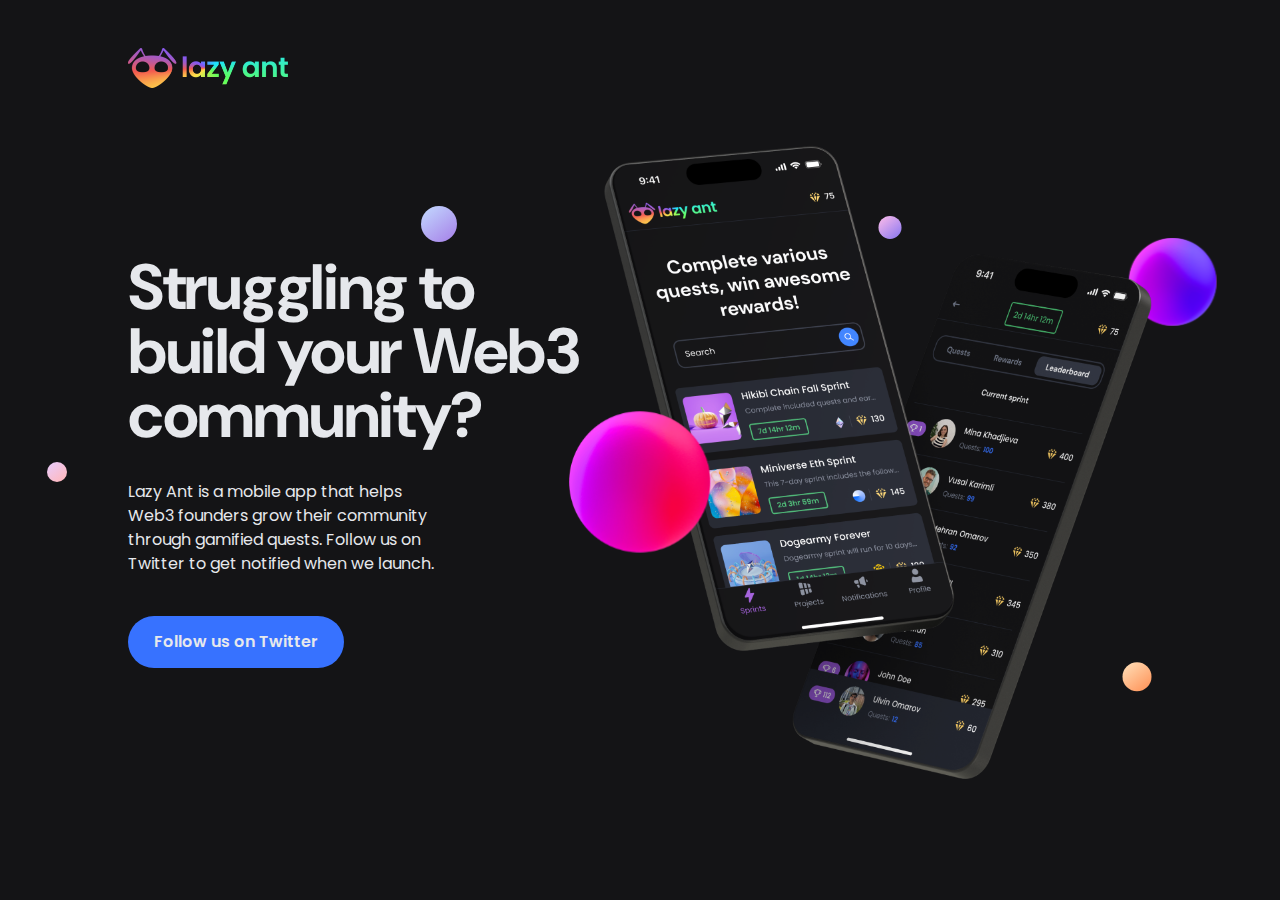
<file: coming-soon.html>
<!DOCTYPE html>
<html lang="en">
<head>
    <meta charset="UTF-8">
    <meta http-equiv="X-UA-Compatible" content="IE=edge">
    <meta name="viewport" content="width=device-width, initial-scale=1.0">
    <link rel="icon" type="image/x-icon" href="./assets/img/favicon.ico">
    <link rel="stylesheet" href="./assets/css/style.css">
    <title>Lazy Ant - Coming Soon</title>
</head>
<body>
    <nav class="cs-nav">
        <div class="cs-nav__container">
            <div class="cs-nav__inner">
                <div class="cs-nav__logo">
                    <img src="./assets/img/logo.png" alt="">
                </div>
                <div class="cs-nav__btn">
                </div>
            </div>
        </div>
    </nav>
    <header class="cs-header">
          
        <div class="cs-header__container">
            <svg class="circle-2" xmlns="http://www.w3.org/2000/svg" width="20" height="20" viewBox="0 0 20 20" fill="none">
                <circle cx="10" cy="10" r="10" fill="url(#paint0_linear_2392_2477)"/>
                <defs>
                  <linearGradient id="paint0_linear_2392_2477" x1="0" y1="0" x2="15.625" y2="20" gradientUnits="userSpaceOnUse">
                    <stop stop-color="#E8CDFF"/>
                    <stop offset="1" stop-color="#FFB8BD"/>
                  </linearGradient>
                </defs>
              </svg>
            <div class="cs-header__inner">
                <div class="cs-header__left">
                    <svg class="circle-1" xmlns="http://www.w3.org/2000/svg" width="36" height="36" viewBox="0 0 36 36" fill="none">
                        <circle cx="18" cy="18" r="18" fill="url(#paint0_linear_2392_2478)"/>
                        <defs>
                          <linearGradient id="paint0_linear_2392_2478" x1="0" y1="0" x2="28.125" y2="36" gradientUnits="userSpaceOnUse">
                            <stop stop-color="#C3DBFF"/>
                            <stop offset="1" stop-color="#A887EA"/>
                          </linearGradient>
                        </defs>
                      </svg>
                      <h1 class="cs-header__title">Struggling to build your Web3 community?</h1>
                        <p class="cs-header__text">
                            Lazy Ant is a mobile app that helps <br> Web3 founders grow their community through gamified quests. Follow us on Twitter to get notified when we launch.
                        </p>
                    <div class="cs-header__btn-group">
                        <a  target="_blank" href="https://twitter.com/lazyantapp" class="la-btn__neutral-md">
                            Follow us on Twitter
                        </a>
                    </div>
                </div>
                <div class="cs-header__right">
                    
                    <img src="./assets/img/sphere_1.svg" alt="" class="cs-header__right-sphere1">
                    <img src="./assets/img/sphere_2.svg" alt="" class="cs-header__right-sphere2">
                    <img src="./assets/img/sphere_3.svg" alt="" class="cs-header__right-sphere3">
                    <img src="./assets/img/sphere_4.svg" alt="" class="cs-header__right-sphere4">
                    <div class="cs-header__right-hero">
                        <img src="./assets/img/Phone_1.png" alt="" class="cs-header__right-hero-phone1">
                        <img src="./assets/img/Phone_2.png" alt="" class="cs-header__right-hero-phone2">
                    </div>
                </div>
            </div>
        </div>
    </header>
</body>
</html>
</file>
<file: assets/css/style.css>
@import url("https://fonts.googleapis.com/css2?family=DM+Sans:opsz,wght@9..40,400;9..40,500;9..40,600;9..40,700&display=swap");
@import url("https://fonts.googleapis.com/css2?family=Poppins:wght@400;500;600;700&display=swap");
h1, h2, h3, h4, h5, h6, button, blockquote {
  font-family: "DM Sans", sans-serif;
}

span, p, div, strong, a, em, pre, code, abbr {
  font-family: "Poppins", sans-serif;
}

* {
  box-sizing: border-box;
  margin: 0;
  padding: 0;
}

body {
  background-color: #141416;
  overflow-x: hidden;
}

.la-btn__neutral-md {
  border: 2px solid #3772FF;
  color: #E6E8EC;
  padding: 16px 24px;
  border-radius: 90px;
  font-size: 16px;
  font-style: normal;
  font-weight: 600;
  line-height: 16px;
  display: flex;
  align-items: center;
  -moz-column-gap: 12px;
       column-gap: 12px;
  text-decoration: none;
  max-width: -moz-fit-content;
  max-width: fit-content;
  background-color: #3772FF;
  border-color: transparent;
}
.la-btn__neutral-md:hover {
  background: linear-gradient(0deg, rgba(0, 0, 0, 0.25) 0%, rgba(0, 0, 0, 0.25) 100%), #3772FF;
  color: #E6E8EC;
  transition: all 0.3s ease;
  border-color: transparent;
}
.la-btn__neutral-md:disabled {
  opacity: 0.5;
  background: linear-gradient(0deg, rgba(0, 0, 0, 0.25) 0%, rgba(0, 0, 0, 0.25) 100%), #3772FF;
  color: #E6E8EC;
}
.la-btn__dark-md {
  border: 2px solid #777E90;
  color: #E6E8EC;
  padding: 16px 24px;
  border-radius: 90px;
  font-size: 16px;
  font-style: normal;
  font-weight: 600;
  line-height: 16px;
  display: flex;
  align-items: center;
  -moz-column-gap: 12px;
       column-gap: 12px;
  text-decoration: none;
  max-width: -moz-fit-content;
  max-width: fit-content;
  background-color: #141416;
}
.la-btn__dark-md:hover {
  background: #E6E8EC;
  color: #23262F;
  transition: all 0.3s ease;
  border-color: transparent;
}
.la-btn__dark-md:disabled {
  opacity: 0.5;
  background: #E6E8EC;
  color: #23262F;
}
.la-btn__dark-md:hover path {
  fill: #141416 !important;
}
.la-btn__light-md {
  border: 2px solid #777E90;
  color: #E6E8EC;
  padding: 16px 24px;
  border-radius: 90px;
  font-size: 16px;
  font-style: normal;
  font-weight: 600;
  line-height: 16px;
  display: flex;
  align-items: center;
  -moz-column-gap: 12px;
       column-gap: 12px;
  text-decoration: none;
  max-width: -moz-fit-content;
  max-width: fit-content;
  background-color: #141416;
}
.la-btn__light-md:hover {
  background: #E6E8EC;
  color: #23262F;
  transition: all 0.3s ease;
  border-color: transparent;
}
.la-btn__light-md:disabled {
  opacity: 0.5;
  background: #E6E8EC;
  color: #23262F;
}

.disable-btn {
  pointer-events: none;
}

.la-nav {
  width: 100%;
  margin-top: 48px;
}
.la-nav__container {
  max-width: 1210px;
  margin: auto;
}
@media only screen and (min-width: 1440px) {
  .la-nav__container {
    width: 1440px;
  }
}
@media only screen and (max-width: 1440px) {
  .la-nav__container {
    width: 1024px;
  }
}
@media only screen and (max-width: 1200px) {
  .la-nav__container {
    width: 1024px;
  }
}
@media only screen and (max-width: 1024px) {
  .la-nav__container {
    width: 100%;
  }
}
.la-nav__inner {
  width: 100%;
  display: flex;
  align-items: center;
  justify-content: space-between;
}
.la-nav__logo img {
  height: 40px;
}
@media only screen and (max-width: 480px) {
  .la-nav__logo img {
    height: 30px;
  }
}
@media only screen and (max-width: 1200px) {
  .la-nav {
    padding: 0 24px;
  }
}
@media only screen and (max-width: 480px) {
  .la-nav {
    padding: 0 16px;
  }
}

.la-header {
  margin: 50px 0;
}
.la-header__container {
  max-width: 1210px;
  margin: auto;
  position: relative;
}
.la-header__container .circle-2 {
  position: absolute;
  left: -81px;
  top: 50%;
}
@media only screen and (max-width: 1200px) {
  .la-header__container .circle-2 {
    display: none;
  }
}
@media only screen and (min-width: 1440px) {
  .la-header__container {
    width: 1440px;
  }
}
@media only screen and (max-width: 1440px) {
  .la-header__container {
    width: 1024px;
  }
}
@media only screen and (max-width: 1200px) {
  .la-header__container {
    width: 1024px;
  }
}
@media only screen and (max-width: 1024px) {
  .la-header__container {
    width: 100%;
  }
}
.la-header__inner {
  width: 100%;
  display: flex;
  align-items: center;
  justify-content: space-between;
}
@media only screen and (max-width: 768px) {
  .la-header__inner {
    flex-direction: column;
    align-items: flex-start;
    row-gap: 55px;
  }
}
.la-header__left {
  position: relative;
}
.la-header__left .circle-1 {
  position: absolute;
  right: 147px;
  top: -50px;
}
@media only screen and (max-width: 1200px) {
  .la-header__left .circle-1 {
    display: none;
  }
}
.la-header__title {
  color: #E6E8EC;
  font-size: 60px;
  font-style: normal;
  font-weight: 700;
  line-height: 60px;
  letter-spacing: -1.28px;
  max-width: 544px;
  margin-bottom: 32px;
}
@media only screen and (max-width: 1024px) {
  .la-header__title {
    font-size: 48px;
    line-height: 56px;
    letter-spacing: -0.96px;
  }
}
@media only screen and (max-width: 480px) {
  .la-header__title {
    font-size: 35px;
    line-height: 43px;
    letter-spacing: -0.96px;
  }
}
.la-header__text {
  color: #E6E8EC;
  font-size: 16px;
  font-style: normal;
  font-weight: 400;
  line-height: 24px;
  margin-bottom: 40px;
  max-width: 424px;
}
.la-header__btn-group {
  display: flex;
  align-items: center;
  -moz-column-gap: 16px;
       column-gap: 16px;
}
@media only screen and (max-width: 380px) {
  .la-header__btn-group {
    -moz-column-gap: 10px;
         column-gap: 10px;
  }
  .la-header__btn-group a,
  .la-header__btn-group button {
    font-size: 11.5px;
  }
}
.la-header__right {
  width: 589px;
  height: 634px;
  position: relative;
}
.la-header__right-hero {
  width: 100%;
  height: 100%;
  position: relative;
}
.la-header__right-hero-phone1 {
  width: 351px;
  position: relative;
  z-index: 2;
  animation: phone-1 infinite ease-in-out 3s;
}
@media only screen and (max-width: 1200px) {
  .la-header__right-hero-phone1 {
    width: 290px;
  }
}
@media only screen and (max-width: 1024px) {
  .la-header__right-hero-phone1 {
    width: 250px;
  }
}
@media only screen and (max-width: 768px) {
  .la-header__right-hero-phone1 {
    width: 161px;
  }
}
.la-header__right-hero-phone2 {
  width: 360px;
  position: absolute;
  right: 0;
  bottom: 0;
  animation: phone-2 infinite ease-in-out 3s;
}
@media only screen and (max-width: 1200px) {
  .la-header__right-hero-phone2 {
    width: 300px;
  }
}
@media only screen and (max-width: 1024px) {
  .la-header__right-hero-phone2 {
    width: 260px;
  }
}
@media only screen and (max-width: 768px) {
  .la-header__right-hero-phone2 {
    width: 169px;
  }
}
@media only screen and (max-width: 768px) {
  .la-header__right-hero {
    width: 277px;
    height: 290px;
  }
}
@keyframes phone-1 {
  0% {
    transform: translateY(0px);
  }
  50% {
    transform: translateY(15px);
  }
  100% {
    transform: translateY(0px);
  }
}
@keyframes phone-2 {
  0% {
    transform: translateY(15px);
  }
  50% {
    transform: translateY(0px);
  }
  100% {
    transform: translateY(15px);
  }
}
.la-header__right-sphere1 {
  width: 142px;
  height: 142px;
  position: absolute;
  left: -35px;
  bottom: 226px;
  z-index: 3;
  animation: sphare-anim 5s linear infinite;
}
@media only screen and (max-width: 1200px) {
  .la-header__right-sphere1 {
    width: 120px;
    height: 120px;
  }
}
@media only screen and (max-width: 1024px) {
  .la-header__right-sphere1 {
    width: 90px;
    height: 90px;
  }
}
@media only screen and (max-width: 768px) {
  .la-header__right-sphere1 {
    width: 66px;
    height: 66px;
    left: 35px;
    bottom: 260px;
  }
}
@media only screen and (max-width: 480px) {
  .la-header__right-sphere1 {
    left: 0px;
  }
}
.la-header__right-sphere2 {
  width: 88.744px;
  height: 88.744px;
  position: absolute;
  right: -65px;
  top: 92px;
  animation: sphare-anim 3s linear infinite;
}
@media only screen and (max-width: 1200px) {
  .la-header__right-sphere2 {
    width: 60px;
    height: 60px;
  }
}
@media only screen and (max-width: 1024px) {
  .la-header__right-sphere2 {
    width: 50px;
    height: 50px;
  }
}
@media only screen and (max-width: 768px) {
  .la-header__right-sphere2 {
    width: 41px;
    height: 41px;
    right: 23px;
    top: 39px;
  }
}
@media only screen and (max-width: 380px) {
  .la-header__right-sphere2 {
    right: -20px;
  }
}
.la-header__right-sphere3 {
  width: 30px;
  height: 30px;
  position: absolute;
  right: 0;
  bottom: 87px;
  animation: sphare-anim 5s linear infinite;
}
@media only screen and (max-width: 1200px) {
  .la-header__right-sphere3 {
    width: 25px;
    height: 25px;
  }
}
@media only screen and (max-width: 1024px) {
  .la-header__right-sphere3 {
    width: 20px;
    height: 20px;
  }
}
@media only screen and (max-width: 768px) {
  .la-header__right-sphere3 {
    width: 14px;
    height: 14px;
    right: 48px;
    bottom: 215px;
  }
}
@media only screen and (max-width: 480px) {
  .la-header__right-sphere3 {
    right: 23px;
  }
}
.la-header__right-sphere4 {
  width: 24px;
  height: 24px;
  position: absolute;
  left: 50%;
  top: 70px;
  animation: sphare-anim 5s linear infinite;
}
@media only screen and (max-width: 1200px) {
  .la-header__right-sphere4 {
    width: 20px;
    height: 20px;
  }
}
@media only screen and (max-width: 1024px) {
  .la-header__right-sphere4 {
    width: 15px;
    height: 15px;
  }
}
@media only screen and (max-width: 768px) {
  .la-header__right-sphere4 {
    width: 11px;
    height: 11px;
  }
}
@keyframes sphare-anim {
  0% {
    transform: rotate(0);
  }
  100% {
    transform: rotate(360deg);
  }
}
@media only screen and (max-width: 1200px) {
  .la-header__right {
    width: 460px;
    height: 500px;
  }
}
@media only screen and (max-width: 1024px) {
  .la-header__right {
    width: 400px;
    height: 450px;
  }
}
@media only screen and (max-width: 768px) {
  .la-header__right {
    max-width: 375px;
    width: 100%;
    height: 450px;
    display: flex;
    justify-content: center;
  }
}
.la-header__bottom {
  display: flex;
  align-items: center;
  margin-top: 18.25px;
}
@media only screen and (max-width: 768px) {
  .la-header__bottom {
    display: none;
  }
}
.la-header__bottom-text {
  font-size: 12px;
  font-style: normal;
  font-weight: 600;
  line-height: 20px;
  color: #B1B5C3;
}
@media only screen and (max-width: 1200px) {
  .la-header {
    padding: 0 24px;
  }
}
@media only screen and (max-width: 768px) {
  .la-header {
    margin: 48px 0 0 0;
  }
}
@media only screen and (max-width: 480px) {
  .la-header {
    padding: 0 16px;
  }
}

.la-awards {
  margin-top: 132px;
}
@media only screen and (max-width: 768px) {
  .la-awards {
    margin-top: 0;
  }
}
.la-awards__container {
  max-width: 1184px;
  margin: auto;
  padding: 0 32px;
}
@media only screen and (max-width: 768px) {
  .la-awards__container {
    padding: 0;
  }
}
.la-awards__inner {
  width: 100%;
  display: flex;
  align-items: center;
  flex-direction: column;
}
.la-awards__top {
  width: 100%;
  display: flex;
  flex-direction: column;
  align-items: center;
}
@media only screen and (max-width: 768px) {
  .la-awards__top {
    padding: 0 24px;
  }
}
@media only screen and (max-width: 480px) {
  .la-awards__top {
    padding: 0 16px;
  }
}
.la-awards__subtitle {
  font-size: 16px;
  font-style: normal;
  font-weight: 700;
  line-height: 16px;
  text-transform: uppercase;
  color: #45B26B;
  text-align: center;
}
.la-awards__title {
  font-size: 48px;
  font-style: normal;
  font-weight: 700;
  line-height: 56px;
  letter-spacing: -0.96px;
  color: #E6E8EC;
  margin: 14px 0 24px 0;
  text-align: center;
}
@media only screen and (max-width: 768px) {
  .la-awards__title {
    font-size: 32px;
    line-height: 40px;
    letter-spacing: -0.32px;
  }
}
.la-awards__text {
  font-size: 16px;
  font-style: normal;
  font-weight: 400;
  line-height: 24px;
  color: #B1B5C3;
  text-align: center;
}
.la-awards__midd {
  width: 100%;
  margin-top: 64px;
}
.la-awards__item-img {
  width: 100%;
}
.la-awards .awardsSwiper {
  height: 350px;
}
.la-awards__bottom {
  max-width: 728px;
  display: flex;
  align-items: center;
  justify-content: center;
  -moz-column-gap: 64px;
       column-gap: 64px;
  row-gap: 40px;
  margin-top: 80px;
}
@media only screen and (max-width: 768px) {
  .la-awards__bottom {
    flex-direction: column;
    margin-top: 30px;
  }
}
.la-awards__bottom img {
  width: 200px;
  height: 200px;
}
@media only screen and (max-width: 768px) {
  .la-awards__bottom img {
    width: 160px;
    height: 160px;
  }
}
@media only screen and (max-width: 1024px) {
  .la-awards .swiper-wrapper {
    padding-left: 16px;
    padding-right: 16px;
  }
}
@media only screen and (min-width: 900px) {
  .la-awards .swiper-wrapper {
    padding-left: 0;
  }
}

.la-section1 {
  margin-top: 136px;
}
.la-section1__container {
  max-width: 1376px;
  margin: auto;
  position: relative;
}
.la-section1__title {
  font-size: 24px;
  font-style: normal;
  font-weight: 600;
  line-height: 32px;
  color: #E6E8EC;
  text-align: center;
  margin-bottom: 27px;
}
@media only screen and (min-width: 1024px) {
  .la-section1__title {
    display: none;
  }
}
.la-section1__inner {
  width: 100%;
  padding: 80px 0;
  border-radius: 48px;
  border: 1px solid rgba(255, 255, 255, 0.1);
  background: linear-gradient(217deg, rgba(27, 29, 35, 0.7) 0%, rgba(27, 29, 35, 0.5) 100%);
  box-shadow: 0px 24px 16px -16px rgba(0, 0, 0, 0.05);
  -webkit-backdrop-filter: blur(20px);
          backdrop-filter: blur(20px);
}
@media only screen and (max-width: 1024px) {
  .la-section1__inner {
    background: transparent;
    border: none;
    padding: 0;
  }
}
.la-section1__item {
  height: 237px;
  display: flex;
  flex-direction: column;
}
.la-section1__item-img {
  width: 128px;
  height: 128px;
  margin-bottom: 24px;
}
.la-section1__item-count {
  width: 20px;
  height: 20px;
  display: flex;
  align-items: center;
  justify-content: center;
  border-radius: 20px;
  background-color: #141416;
  margin-bottom: 13.78px;
}
.la-section1__item-count__number {
  font-size: 12px;
  font-style: normal;
  font-weight: 600;
  line-height: 20px;
  color: #E6E8EC;
}
.la-section1__item-text {
  width: -moz-max-content;
  width: max-content;
  text-align: center;
  font-size: 16px;
  font-style: normal;
  font-weight: 500;
  line-height: 24px;
  color: #E6E8EC;
}
.la-section1 .swiper-wrapper {
  -moz-column-gap: 30px;
       column-gap: 30px;
}
@media only screen and (max-width: 1024px) {
  .la-section1 .swiper-wrapper {
    padding-left: 16px;
  }
}
@media only screen and (min-width: 900px) {
  .la-section1 .swiper-wrapper {
    padding-left: 0;
    justify-content: center;
  }
}
.la-section1 .swiper {
  width: 100%;
  height: 100%;
}
.la-section1 .swiper-slide {
  max-width: -moz-fit-content;
  max-width: fit-content;
  text-align: center;
  display: flex;
  justify-content: center;
  align-items: center;
}
.la-section1 .swiper-line img {
  position: relative;
  top: 64px;
}
@media only screen and (max-width: 1200px) {
  .la-section1 .swiper-line img {
    content: url("../img/process-line-sm.svg");
    width: 48px;
    top: 106px;
  }
}
@media only screen and (max-width: 1024px) {
  .la-section1 {
    margin-top: 120px;
  }
}

.la-section2 {
  margin-top: 136px;
  min-height: 100vh;
}
@media only screen and (max-width: 768px) {
  .la-section2 {
    margin-top: 64px;
  }
}
.la-section2__container {
  max-width: 1440px;
  margin: auto;
  position: relative;
}
@media only screen and (max-width: 768px) {
  .la-section2__container {
    padding: 0 16px;
  }
}
.la-section2__inner {
  width: 100%;
  display: grid;
  grid-template-columns: 560px 352px;
  grid-row: repeat(2, 1fr);
  align-items: center;
  justify-content: space-around;
  grid-template-areas: "left-mockup right-title" "left-mockup right-accordion";
}
@media (min-width: 768px) and (max-width: 1024px) {
  .la-section2__inner {
    grid-template-columns: 400px 310px;
  }
}
@media only screen and (max-width: 768px) {
  .la-section2__inner {
    grid-template-columns: 1fr;
    grid-template-areas: "right-title" "left-mockup" "right-accordion";
    row-gap: 40px;
    align-items: center;
    justify-items: center;
  }
}
.la-section2__left {
  width: 560px;
  height: 812px;
  max-height: 812px;
  display: flex;
  align-items: center;
  justify-content: center;
  position: relative;
  grid-area: left-mockup;
}
@media (max-width: 1280px) {
  .la-section2__left {
    width: 479px;
    height: 695.24px;
  }
}
@media only screen and (max-width: 1024px) {
  .la-section2__left {
    width: 460px;
    height: 667px;
  }
}
@media (min-width: 768px) and (max-width: 1024px) {
  .la-section2__left {
    width: 400px;
  }
}
@media only screen and (max-width: 768px) {
  .la-section2__left {
    width: 100%;
    max-width: 311px;
    height: 451px;
  }
}
.la-section2__left-content {
  width: 100%;
}
.la-section2__left-content-circle {
  width: 100%;
}
.la-section2__left-content-circle-2 {
  width: 40px;
  height: 40px;
  position: absolute;
  left: -68px;
  bottom: 160px;
}
@media only screen and (max-width: 768px) {
  .la-section2__left-content-circle-2 {
    width: 22px;
    height: 22px;
    left: -37px;
    bottom: 90px;
  }
}
.la-section2__left-content-circle-3 {
  width: 32px;
  height: 32px;
  position: absolute;
  right: -30px;
  top: 126px;
}
@media only screen and (max-width: 768px) {
  .la-section2__left-content-circle-3 {
    width: 17.77px;
    height: 17.77px;
    right: 11px;
    top: 57px;
  }
}
.la-section2__left-content-circle-4 {
  width: 19px;
  height: 19px;
  position: absolute;
  right: -86px;
  top: 222px;
}
@media only screen and (max-width: 768px) {
  .la-section2__left-content-circle-4 {
    width: 10.55px;
    height: 10.55px;
    right: -18px;
    top: 125px;
  }
}
.la-section2__left-content-mockup {
  width: 391px;
  height: 828px;
  overflow: hidden;
  border-radius: 54px;
  top: 0;
  left: 50%;
  transform: translateX(-50%);
  position: absolute;
  box-sizing: border-box;
  z-index: 2;
}
@media (max-width: 1280px) {
  .la-section2__left-content-mockup {
    width: 340px;
    height: 710px;
    border-radius: 49px;
  }
}
@media only screen and (max-width: 1024px) {
  .la-section2__left-content-mockup {
    width: 323px;
    height: 667px;
    border-radius: 43px;
  }
}
@media only screen and (max-width: 768px) {
  .la-section2__left-content-mockup {
    width: 224px;
    height: 451px;
    border-radius: 31px;
  }
}
.la-section2__left-content-mockup__phone {
  width: 100%;
  height: 100%;
  position: relative;
  z-index: 2;
  overflow: hidden;
}
.la-section2__left-content-mockup__screens {
  width: 287.72%;
  height: 98.07%;
  display: flex;
  align-items: center;
  justify-content: space-between;
  position: absolute;
  top: 8px;
  left: 8px;
  transform: translateX(0);
  transition: transform 0.3s;
  box-sizing: content-box;
}
@media only screen and (max-width: 768px) {
  .la-section2__left-content-mockup__screens {
    top: 4px;
    left: 4px;
  }
}
.la-section2__left-content-mockup__screen {
  width: 100%;
  height: 100%;
}
.la-section2__right {
  grid-area: right-title;
}
.la-section2__right-content {
  max-width: 352px;
}
.la-section2__right-content__sub-title {
  color: #FFD166;
  font-size: 16px;
  font-style: normal;
  font-weight: 700;
  line-height: 16px;
  text-transform: uppercase;
}
.la-section2__right-content__title {
  color: #E6E8EC;
  font-size: 48px;
  font-style: normal;
  font-weight: 700;
  line-height: 56px;
  letter-spacing: -0.96px;
  margin: 14px 0 24px 0;
}
@media only screen and (max-width: 768px) {
  .la-section2__right-content__title {
    font-size: 40px;
    line-height: 48px; /* 120% */
    letter-spacing: -0.8px;
  }
}
.la-section2__right-content__desc {
  color: #E6E8EC;
  font-size: 16px;
  font-style: normal;
  font-weight: 400;
  line-height: 24px;
}
@media only screen and (max-width: 1024px) {
  .la-section2__right-content {
    max-width: 300px;
  }
}
@media only screen and (max-width: 768px) {
  .la-section2__right-content {
    width: 100%;
    max-width: 311px;
  }
}
.la-section2 .accordion {
  margin-top: 40px;
  max-width: 352px;
  display: flex;
  flex-direction: column;
  row-gap: 16px;
  grid-area: right-accordion;
}
.la-section2 .accordion .accordion-item {
  overflow: hidden;
  padding: 24px;
  border-radius: 16px;
}
.la-section2 .accordion .accordion-item .accordion-header {
  display: flex;
  align-items: center;
  -moz-column-gap: 32px;
       column-gap: 32px;
  cursor: pointer;
}
.la-section2 .accordion .accordion-item .accordion-header img {
  width: 24px;
  height: 24px;
}
.la-section2 .accordion .accordion-item .accordion-header p {
  color: #E6E8EC;
  font-size: 18px;
  font-style: normal;
  font-weight: 600;
  line-height: 24px;
}
.la-section2 .accordion .accordion-item .accordion-content {
  max-height: 0;
  overflow: hidden;
  font-size: 14px;
  font-style: normal;
  font-weight: 400;
  line-height: 24px;
  padding-left: 57px;
  transition: max-height 0.5s ease-in-out;
}
.la-section2 .accordion .accordion-item .collapsing {
  transition: none;
}
.la-section2 .accordion .accordion-item.active {
  display: flex;
  flex-direction: column;
  align-items: flex-start;
  row-gap: 12px;
  background-color: #E4D7CF;
}
.la-section2 .accordion .accordion-item.active .accordion-header p {
  color: #23262F;
}
.la-section2 .accordion .accordion-item.active .accordion-content {
  max-height: 300px;
}
@media (min-width: 768px) and (max-width: 1024px) {
  .la-section2 .accordion {
    max-width: 300px;
  }
}

.la-section3 {
  margin-top: 136px;
  min-height: 100vh;
}
@media only screen and (max-width: 768px) {
  .la-section3 {
    margin-top: 64px;
  }
}
.la-section3__container {
  max-width: 1440px;
  margin: auto;
  position: relative;
}
@media only screen and (max-width: 768px) {
  .la-section3__container {
    padding: 0 16px;
  }
}
.la-section3__inner {
  width: 100%;
  display: grid;
  grid-template-columns: 352px 560px;
  grid-row: repeat(2, 1fr);
  align-items: center;
  justify-content: space-around;
  grid-template-areas: "right-title left-mockup" "right-accordion left-mockup";
}
@media (max-width: 1280px) {
  .la-section3__inner {
    grid-template-columns: 310px 479px;
  }
}
@media (min-width: 768px) and (max-width: 1024px) {
  .la-section3__inner {
    grid-template-columns: 310px 400px;
  }
}
@media only screen and (max-width: 768px) {
  .la-section3__inner {
    grid-template-columns: 1fr;
    grid-template-areas: "right-title" "left-mockup" "right-accordion";
    row-gap: 40px;
    align-items: center;
    justify-items: center;
  }
}
.la-section3__left {
  width: 560px;
  height: 812px;
  max-height: 812px;
  display: flex;
  align-items: center;
  justify-content: center;
  position: relative;
  grid-area: left-mockup;
}
@media (max-width: 1280px) {
  .la-section3__left {
    width: 479px;
    height: 695.24px;
  }
}
@media only screen and (max-width: 1024px) {
  .la-section3__left {
    width: 460px;
    height: 667px;
  }
}
@media (min-width: 768px) and (max-width: 1024px) {
  .la-section3__left {
    width: 400px;
  }
}
@media only screen and (max-width: 768px) {
  .la-section3__left {
    width: 100%;
    max-width: 311px;
    height: 451px;
  }
}
.la-section3__left-content {
  width: 100%;
}
.la-section3__left-content-circle {
  width: 100%;
}
.la-section3__left-content-circle-2 {
  width: 40px;
  height: 40px;
  position: absolute;
  left: -68px;
  bottom: 160px;
}
@media only screen and (max-width: 768px) {
  .la-section3__left-content-circle-2 {
    width: 22px;
    height: 22px;
    left: -37px;
    bottom: 90px;
  }
}
.la-section3__left-content-circle-3 {
  width: 32px;
  height: 32px;
  position: absolute;
  right: -30px;
  top: 126px;
}
@media only screen and (max-width: 768px) {
  .la-section3__left-content-circle-3 {
    width: 17.77px;
    height: 17.77px;
    right: 11px;
    top: 57px;
  }
}
.la-section3__left-content-circle-4 {
  width: 19px;
  height: 19px;
  position: absolute;
  right: -86px;
  top: 222px;
}
@media only screen and (max-width: 768px) {
  .la-section3__left-content-circle-4 {
    width: 10.55px;
    height: 10.55px;
    right: -18px;
    top: 125px;
  }
}
.la-section3__left-content-mockup {
  width: 391px;
  height: 828px;
  overflow: hidden;
  border-radius: 54px;
  top: 0;
  left: 50%;
  transform: translateX(-50%);
  position: absolute;
  box-sizing: border-box;
  z-index: 2;
}
@media (max-width: 1280px) {
  .la-section3__left-content-mockup {
    width: 340px;
    height: 710px;
    border-radius: 49px;
  }
}
@media only screen and (max-width: 1024px) {
  .la-section3__left-content-mockup {
    width: 323px;
    height: 667px;
    border-radius: 43px;
  }
}
@media only screen and (max-width: 768px) {
  .la-section3__left-content-mockup {
    width: 224px;
    height: 451px;
    border-radius: 31px;
  }
}
.la-section3__left-content-mockup__phone {
  width: 100%;
  height: 100%;
  position: relative;
  z-index: 2;
  overflow: hidden;
}
.la-section3__left-content-mockup__screens {
  width: 287.72%;
  height: 98.07%;
  display: flex;
  align-items: center;
  justify-content: space-between;
  position: absolute;
  top: 8px;
  left: 8px;
  transform: translateX(0);
  transition: transform 0.3s;
  box-sizing: content-box;
}
@media only screen and (max-width: 768px) {
  .la-section3__left-content-mockup__screens {
    top: 4px;
    left: 4px;
  }
}
.la-section3__left-content-mockup__screen {
  width: 100%;
  height: 100%;
}
.la-section3__right {
  grid-area: right-title;
}
.la-section3__right-content {
  max-width: 352px;
}
.la-section3__right-content__sub-title {
  color: #9757D7;
  font-size: 16px;
  font-style: normal;
  font-weight: 700;
  line-height: 16px;
  text-transform: uppercase;
}
.la-section3__right-content__title {
  color: #E6E8EC;
  font-size: 48px;
  font-style: normal;
  font-weight: 700;
  line-height: 56px;
  letter-spacing: -0.96px;
  margin: 14px 0 24px 0;
}
@media only screen and (max-width: 768px) {
  .la-section3__right-content__title {
    font-size: 40px;
    line-height: 48px; /* 120% */
    letter-spacing: -0.8px;
  }
}
.la-section3__right-content__desc {
  color: #E6E8EC;
  font-size: 16px;
  font-style: normal;
  font-weight: 400;
  line-height: 24px;
}
@media only screen and (max-width: 1024px) {
  .la-section3__right-content {
    max-width: 300px;
  }
}
@media only screen and (max-width: 768px) {
  .la-section3__right-content {
    width: 100%;
    max-width: 311px;
  }
}
.la-section3 .accordion {
  margin-top: 40px;
  max-width: 352px;
  display: flex;
  flex-direction: column;
  row-gap: 16px;
  grid-area: right-accordion;
}
.la-section3 .accordion .accordion-item {
  overflow: hidden;
  padding: 24px;
  border-radius: 16px;
}
.la-section3 .accordion .accordion-item .accordion-header {
  display: flex;
  align-items: center;
  -moz-column-gap: 32px;
       column-gap: 32px;
  cursor: pointer;
}
.la-section3 .accordion .accordion-item .accordion-header img {
  width: 24px;
  height: 24px;
}
.la-section3 .accordion .accordion-item .accordion-header p {
  color: #E6E8EC;
  font-size: 18px;
  font-style: normal;
  font-weight: 600;
  line-height: 24px;
}
.la-section3 .accordion .accordion-item .accordion-content {
  max-height: 0;
  overflow: hidden;
  font-size: 14px;
  font-style: normal;
  font-weight: 400;
  line-height: 24px;
  padding-left: 57px;
  transition: max-height 0.5s ease-in-out;
}
.la-section3 .accordion .accordion-item .collapsing {
  transition: none;
}
.la-section3 .accordion .accordion-item.active {
  display: flex;
  flex-direction: column;
  align-items: flex-start;
  row-gap: 12px;
  background-color: #E4D7CF;
}
.la-section3 .accordion .accordion-item.active .accordion-header p {
  color: #23262F;
}
.la-section3 .accordion .accordion-item.active .accordion-content {
  max-height: 300px;
}
@media (min-width: 768px) and (max-width: 1024px) {
  .la-section3 .accordion {
    max-width: 300px;
  }
}

.la-section4 {
  margin-top: 136px;
}
@media only screen and (max-width: 768px) {
  .la-section4 {
    margin-top: 64px;
  }
}
.la-section4__container {
  max-width: 1376px;
  margin: auto;
  position: relative;
}
.la-section4__inner {
  width: 100%;
  padding: 160px 0 160px 160px;
  background: #1b1d23;
  border-radius: 48px;
  position: relative;
}
@media only screen and (min-width: 768px) {
  .la-section4__inner {
    padding: 160px 0 160px 50px;
  }
}
@media only screen and (min-width: 1024px) {
  .la-section4__inner {
    padding: 160px 0 160px 160px;
  }
}
@media only screen and (max-width: 768px) {
  .la-section4__inner {
    padding: 0;
    background: transparent;
  }
}
.la-section4__inner-circle-1 {
  position: absolute;
  left: 60%;
  top: 427px;
  width: 24px;
  height: 24px;
}
@media only screen and (max-width: 768px) {
  .la-section4__inner-circle-1 {
    display: none;
  }
}
.la-section4__inner-circle-2 {
  position: absolute;
  right: 34px;
  top: 338px;
  width: 32px;
  height: 32px;
}
@media only screen and (max-width: 768px) {
  .la-section4__inner-circle-2 {
    display: none;
  }
}
.la-section4__inner-circle-3 {
  position: absolute;
  left: 58%;
  bottom: 92px;
  width: 19px;
  height: 19px;
}
@media only screen and (max-width: 768px) {
  .la-section4__inner-circle-3 {
    display: none;
  }
}
.la-section4__header {
  max-width: 541px;
}
@media only screen and (max-width: 768px) {
  .la-section4__header {
    padding: 0 24px;
  }
}
.la-section4__sub-title {
  font-size: 16px;
  font-style: normal;
  font-weight: 700;
  line-height: 16px;
  text-transform: uppercase;
  color: #45B26B;
  margin-bottom: 14px;
}
.la-section4__title {
  font-size: 48px;
  font-style: normal;
  font-weight: 700;
  line-height: 56px;
  letter-spacing: -0.96px;
  color: #E6E8EC;
}
@media only screen and (max-width: 768px) {
  .la-section4__title {
    font-size: 40px;
    font-style: normal;
    font-weight: 700;
    line-height: 48px;
    letter-spacing: -0.8px;
  }
}
.la-section4__desc {
  font-size: 16px;
  font-style: normal;
  font-weight: 400;
  line-height: 24px;
  color: #E6E8EC;
  margin: 24px 0;
}
.la-section4__slider {
  width: 100%;
  height: 460px;
  margin-top: 93px;
}
.la-section4 .swiperBay {
  width: 100%;
  height: 100%;
  overflow: hidden;
}
@media only screen and (max-width: 768px) {
  .la-section4 .swiperBay {
    padding-left: 24px;
  }
}
@media only screen and (max-width: 480px) {
  .la-section4 .swiperBay {
    padding-left: 16px;
  }
}
.la-section4 .swiper-slide {
  height: 100%;
}
.la-section4 .swiper-slide__card {
  width: 100%;
  height: 100%;
  border-radius: 24px;
  overflow: hidden;
}
.la-section4 .swiper-slide__card-img {
  width: 100%;
  height: 100%;
}
.la-section4 .swiper-slide__card-overlay {
  padding: 20px 16px;
  position: absolute;
  top: 0;
  left: 0;
  width: 100%;
  height: 100%;
  display: flex;
  align-items: center;
  justify-content: space-between;
  flex-direction: column;
}
.la-section4 .swiper-slide__card-header {
  width: 100%;
  padding: 16px;
  height: 80px;
  border-radius: 16px;
  background-color: #23262F;
  display: flex;
  align-items: center;
  justify-content: space-between;
  -moz-column-gap: 18px;
       column-gap: 18px;
  box-sizing: border-box;
}
@media only screen and (max-width: 768px) {
  .la-section4 .swiper-slide__card-header {
    padding: 14px;
    -moz-column-gap: 12px;
         column-gap: 12px;
  }
}
.la-section4 .swiper-slide__card-header__left {
  height: 48px;
  display: flex;
  flex-direction: column;
  justify-content: space-between;
  row-gap: 4px;
}
.la-section4 .swiper-slide__card-header__left-title {
  font-size: 16px;
  font-style: normal;
  font-weight: 500;
  line-height: 24px;
  color: #E6E8EC;
  width: -moz-max-content;
  width: max-content;
}
@media only screen and (max-width: 480px) {
  .la-section4 .swiper-slide__card-header__left-title {
    font-size: 12px;
    line-height: 18.296px;
  }
}
.la-section4 .swiper-slide__card-header__left-profile {
  display: flex;
  align-items: center;
  -moz-column-gap: 8px;
       column-gap: 8px;
}
.la-section4 .swiper-slide__card-header__left-profile__photo {
  width: 19px;
  height: 19px;
  display: flex;
  align-items: center;
}
@media only screen and (max-width: 480px) {
  .la-section4 .swiper-slide__card-header__left-profile__photo {
    width: 15px;
    height: 15px;
  }
}
.la-section4 .swiper-slide__card-header__left-profile__photo img {
  width: 100%;
  height: 100%;
}
.la-section4 .swiper-slide__card-header__left-profile__name {
  font-size: 12px;
  font-style: normal;
  font-weight: 600;
  line-height: 20px;
  color: #E6E8EC;
}
@media only screen and (max-width: 480px) {
  .la-section4 .swiper-slide__card-header__left-profile__name {
    font-size: 9px;
    line-height: 11.435px;
  }
}
.la-section4 .swiper-slide__card-header__right {
  display: flex;
  flex-direction: column;
  justify-content: flex-end;
  height: 48px;
}
.la-section4 .swiper-slide__card-header__right-price {
  display: flex;
  -moz-column-gap: 5px;
       column-gap: 5px;
}
.la-section4 .swiper-slide__card-header__right-price hr {
  width: 1px;
  background-color: #353945;
  border: none;
}
.la-section4 .swiper-slide__card-header__right-price__amount {
  color: #E6E8EC;
  font-size: 14px;
  font-style: normal;
  font-weight: 500;
  line-height: 24px;
}
.la-section4 .swiper-slide__card .la-btn__neutral-md {
  border: 2px solid #141416;
  color: #E6E8EC;
  padding: 16px 24px;
  border-radius: 90px;
  font-size: 16px;
  font-style: normal;
  font-weight: 600;
  line-height: 16px;
  display: flex;
  align-items: center;
  -moz-column-gap: 12px;
       column-gap: 12px;
  text-decoration: none;
  max-width: -moz-fit-content;
  max-width: fit-content;
  border: none;
  background-color: #141416;
}
.la-section4 .swiper-slide__card .la-btn__neutral-md:hover {
  background: #353945;
  color: #E6E8EC;
  transition: all 0.3s ease;
  border-color: transparent;
}
.la-section4 .swiper-slide__card .la-btn__neutral-md:disabled {
  opacity: 0.5;
  background: #353945;
  color: #E6E8EC;
}
.la-section4 .swiper-slide__screen {
  display: none;
}
.la-section4__couple-btn {
  width: 68px;
  display: flex;
  align-items: center;
  justify-content: space-between;
  -moz-column-gap: 20px;
       column-gap: 20px;
  margin-top: 53px;
}
@media only screen and (max-width: 768px) {
  .la-section4__couple-btn {
    padding-left: 24px;
  }
}
@media only screen and (max-width: 480px) {
  .la-section4__couple-btn {
    padding-left: 16px;
  }
}
.la-section4__couple-btn .swiper-button-next,
.la-section4__couple-btn .swiper-button-prev {
  position: relative !important;
  top: 0;
  width: 24px;
  height: 24px;
  margin-top: 0;
}
.la-section4__couple-btn .swiper-button-prev,
.la-section4__couple-btn .swiper-rtl .swiper-button-next {
  left: unset !important;
}
.la-section4__couple-btn .swiper-button-next,
.la-section4__couple-btn .swiper-rtl .swiper-button-prev {
  right: unset !important;
}
.la-section4__couple-btn .swiper-button-prev:after,
.la-section4__couple-btn .swiper-rtl .swiper-button-next:after,
.la-section4__couple-btn .swiper-button-next:after,
.la-section4__couple-btn .swiper-rtl .swiper-button-prev:after {
  content: "" !important;
  left: unset !important;
  right: unset !important;
}
.la-section4__mockup {
  width: 375px;
  height: 812px;
  position: absolute;
  right: 130px;
  top: 200px;
  z-index: 555;
  border-radius: 54px;
  overflow: hidden;
  background: #141416;
}
.la-section4__mockup img {
  width: 100%;
  height: 100%;
  position: relative;
  z-index: 555;
}
.la-section4__mockup-screens {
  position: absolute;
  top: 0;
  left: 0;
  z-index: 2;
  display: flex;
  align-items: center;
  justify-content: space-between;
}

.la-section5 {
  margin-top: 136px;
  min-height: 576px;
}
@media only screen and (max-width: 768px) {
  .la-section5 {
    margin-top: 64px;
    min-height: 436px;
  }
}
.la-section5__container {
  max-width: 1120px;
  margin: auto;
  position: relative;
}
.la-section5__inner {
  width: 100%;
}
.la-section5__item {
  min-height: 256px;
  display: flex;
  -moz-column-gap: 32px;
       column-gap: 32px;
  row-gap: 16px;
}
.la-section5__item-left {
  max-width: 256px;
  height: 256px;
}
.la-section5__item-left img {
  width: 100%;
  height: 100%;
}
.la-section5__item-right {
  width: 225px;
  display: flex;
  flex-direction: column;
  row-gap: 12px;
}
.la-section5__item-title {
  font-size: 32px;
  font-style: normal;
  font-weight: 700;
  line-height: 40px;
  letter-spacing: -0.32px;
  color: #E6E8EC;
}
.la-section5__item-text {
  font-size: 14px;
  font-style: normal;
  font-weight: 400;
  line-height: 24px;
  color: #B1B5C3;
}
@media only screen and (max-width: 1024px) {
  .la-section5__item {
    flex-direction: column;
  }
}
.la-section5 .swiper-wrapper {
  justify-content: space-between;
  row-gap: 64px;
  flex-direction: row;
}
@media only screen and (max-width: 768px) {
  .la-section5 .swiper-wrapper {
    padding-left: 24px;
  }
}
@media only screen and (max-width: 480px) {
  .la-section5 .swiper-wrapper {
    padding-left: 16px;
  }
}
.la-section5 .swiper {
  width: 100%;
  height: 100%;
}
.la-section5 .swiper-slide {
  display: flex;
  justify-content: center;
  align-items: center;
}

.la-section6 {
  margin-top: 136px;
}
@media only screen and (max-width: 768px) {
  .la-section6 {
    margin-top: 64px;
  }
}
.la-section6__container {
  max-width: 928px;
  margin: auto;
}
.la-section6__inner {
  width: 100%;
  padding: 0 32px;
}
@media only screen and (max-width: 768px) {
  .la-section6__inner {
    padding: 0 24px;
    background: transparent;
  }
}
@media only screen and (max-width: 480px) {
  .la-section6__inner {
    padding: 0 16px;
  }
}
.la-section6__subtitle {
  font-size: 16px;
  font-style: normal;
  font-weight: 700;
  line-height: 16px;
  text-transform: uppercase;
  color: #9757D7;
  text-align: center;
}
.la-section6__title {
  font-size: 48px;
  font-style: normal;
  font-weight: 700;
  line-height: 56px;
  letter-spacing: -0.96px;
  color: #E6E8EC;
  text-align: center;
  margin: 14px 0 24px 0;
}
@media only screen and (max-width: 768px) {
  .la-section6__title {
    font-size: 40px;
    line-height: 48px;
    letter-spacing: -0.8px;
  }
}
.la-section6__text {
  font-size: 16px;
  font-style: normal;
  font-weight: 400;
  line-height: 24px;
  color: #B1B5C3;
  text-align: center;
}
.la-section6__bottom {
  width: 786px;
  height: 845px;
  margin: 80px auto 0 auto;
  position: relative;
}
.la-section6__bottom-hero {
  width: 100%;
  height: 100%;
  position: relative;
}
.la-section6__bottom-hero-phone1 {
  width: 458.91px;
  position: relative;
  z-index: 2;
  animation: phone-1 infinite ease-in-out 3s;
}
@media (max-width: 1280px) {
  .la-section6__bottom-hero-phone1 {
    width: 290px;
  }
}
@media only screen and (max-width: 1024px) {
  .la-section6__bottom-hero-phone1 {
    width: 250px;
  }
}
@media only screen and (max-width: 768px) {
  .la-section6__bottom-hero-phone1 {
    width: 161px;
  }
}
.la-section6__bottom-hero-phone2 {
  width: 480.53px;
  position: absolute;
  right: 0;
  bottom: 0;
  animation: phone-2 infinite ease-in-out 3s;
}
@media (max-width: 1280px) {
  .la-section6__bottom-hero-phone2 {
    width: 300px;
  }
}
@media only screen and (max-width: 1024px) {
  .la-section6__bottom-hero-phone2 {
    width: 260px;
  }
}
@media only screen and (max-width: 768px) {
  .la-section6__bottom-hero-phone2 {
    width: 169px;
  }
}
@media only screen and (max-width: 768px) {
  .la-section6__bottom-hero {
    width: 277px;
    height: 290px;
  }
}
@keyframes phone-1 {
  0% {
    transform: translateY(0px);
  }
  50% {
    transform: translateY(15px);
  }
  100% {
    transform: translateY(0px);
  }
}
@keyframes phone-2 {
  0% {
    transform: translateY(15px);
  }
  50% {
    transform: translateY(0px);
  }
  100% {
    transform: translateY(15px);
  }
}
.la-section6__bottom-sphere1 {
  width: 142px;
  height: 142px;
  position: absolute;
  left: -10px;
  bottom: 338px;
  z-index: 3;
  animation: sphare-anim 5s linear infinite;
}
@media (max-width: 1280px) {
  .la-section6__bottom-sphere1 {
    width: 120px;
    height: 120px;
    left: -28px;
    bottom: 151px;
  }
}
@media only screen and (max-width: 1024px) {
  .la-section6__bottom-sphere1 {
    width: 90px;
    height: 90px;
    left: -15px;
    bottom: 164px;
  }
}
@media only screen and (max-width: 768px) {
  .la-section6__bottom-sphere1 {
    width: 66px;
    height: 66px;
    left: 35px;
    bottom: 260px;
  }
}
@media only screen and (max-width: 480px) {
  .la-section6__bottom-sphere1 {
    left: 30px;
  }
}
@media only screen and (max-width: 380px) {
  .la-section6__bottom-sphere1 {
    left: -10px;
  }
}
.la-section6__bottom-sphere2 {
  width: 88.744px;
  height: 88.744px;
  position: absolute;
  right: -65px;
  top: 92px;
  animation: sphare-anim 3s linear infinite;
}
@media (max-width: 1280px) {
  .la-section6__bottom-sphere2 {
    width: 60px;
    height: 60px;
  }
}
@media only screen and (max-width: 1024px) {
  .la-section6__bottom-sphere2 {
    width: 50px;
    height: 50px;
  }
}
@media only screen and (max-width: 768px) {
  .la-section6__bottom-sphere2 {
    width: 41px;
    height: 41px;
    right: 23px;
    top: 39px;
  }
}
@media only screen and (max-width: 380px) {
  .la-section6__bottom-sphere2 {
    right: -10px;
  }
}
.la-section6__bottom-sphere3 {
  width: 30px;
  height: 30px;
  position: absolute;
  right: 0;
  bottom: 87px;
  animation: sphare-anim 5s linear infinite;
}
@media (max-width: 1280px) {
  .la-section6__bottom-sphere3 {
    width: 25px;
    height: 25px;
  }
}
@media only screen and (max-width: 1024px) {
  .la-section6__bottom-sphere3 {
    width: 20px;
    height: 20px;
  }
}
@media only screen and (max-width: 768px) {
  .la-section6__bottom-sphere3 {
    width: 14px;
    height: 14px;
    right: 48px;
    bottom: 215px;
  }
}
@media only screen and (max-width: 480px) {
  .la-section6__bottom-sphere3 {
    right: 23px;
  }
}
.la-section6__bottom-sphere4 {
  width: 24px;
  height: 24px;
  position: absolute;
  left: 50%;
  top: 70px;
  animation: sphare-anim 5s linear infinite;
}
@media (max-width: 1280px) {
  .la-section6__bottom-sphere4 {
    width: 20px;
    height: 20px;
  }
}
@media only screen and (max-width: 1024px) {
  .la-section6__bottom-sphere4 {
    width: 15px;
    height: 15px;
  }
}
@media only screen and (max-width: 768px) {
  .la-section6__bottom-sphere4 {
    width: 11px;
    height: 11px;
  }
}
@keyframes sphare-anim {
  0% {
    transform: rotate(0);
  }
  100% {
    transform: rotate(360deg);
  }
}
@media (max-width: 1280px) {
  .la-section6__bottom {
    width: 460px;
    height: 500px;
  }
}
@media only screen and (max-width: 1024px) {
  .la-section6__bottom {
    width: 400px;
    height: 450px;
  }
}
@media only screen and (max-width: 768px) {
  .la-section6__bottom {
    max-width: 375px;
    width: 100%;
    height: 450px;
    display: flex;
    justify-content: center;
  }
}

.la-section7 {
  margin-top: 136px;
  margin-bottom: 310px;
}
@media only screen and (max-width: 768px) {
  .la-section7 {
    margin-top: 0;
    margin-bottom: 0;
  }
}
.la-section7__container {
  max-width: 1376px;
  margin: auto;
  padding: 0 32px;
}
@media only screen and (max-width: 768px) {
  .la-section7__container {
    padding: 0;
  }
}
.la-section7__inner {
  width: 100%;
  min-height: 720px;
  border-radius: 48px;
  padding: 80px 128px;
  background: #1b1d23;
  position: relative;
  display: flex;
  flex-direction: column;
}
@media only screen and (max-width: 1200px) {
  .la-section7__inner {
    padding: 60px;
  }
}
@media only screen and (max-width: 768px) {
  .la-section7__inner {
    padding: 64px 0px;
    border-radius: 0;
    row-gap: 32px;
  }
}
.la-section7__top {
  width: 100%;
  min-height: 432px;
  display: flex;
  align-items: center;
  justify-content: space-between;
}
@media only screen and (max-width: 768px) {
  .la-section7__top {
    padding: 0 32px;
    flex-direction: column;
    align-items: flex-start;
    row-gap: 32px;
  }
}
@media only screen and (max-width: 480px) {
  .la-section7__top {
    padding: 0 16px;
  }
}
.la-section7__right {
  width: 50%;
}
.la-section7__right img {
  width: 100%;
}
@media only screen and (max-width: 768px) {
  .la-section7__right {
    width: 100%;
  }
}
.la-section7__subtitle {
  font-size: 16px;
  font-style: normal;
  font-weight: 700;
  line-height: 16px;
  text-transform: uppercase;
  color: #45B26B;
}
.la-section7__title {
  max-width: 500px;
  font-size: 48px;
  font-style: normal;
  font-weight: 700;
  line-height: 56px;
  letter-spacing: -0.96px;
  color: #E6E8EC;
  margin: 14px 0 24px 0;
}
@media only screen and (max-width: 768px) {
  .la-section7__title {
    width: 100%;
    font-size: 40px;
    line-height: 48px;
    letter-spacing: -0.8px;
  }
}
.la-section7__text {
  width: 352px;
  font-size: 16px;
  font-style: normal;
  font-weight: 400;
  line-height: 24px;
  color: #B1B5C3;
}
@media only screen and (max-width: 768px) {
  .la-section7__text {
    width: 100%;
  }
}
.la-section7__bottom {
  width: 1120px;
  position: absolute;
  left: 50%;
  bottom: 0;
  transform: translate(-50%, 57%);
}
@media only screen and (max-width: 1200px) {
  .la-section7__bottom {
    width: 100%;
    padding: 0;
  }
}
@media only screen and (max-width: 768px) {
  .la-section7__bottom {
    position: relative;
    left: 0;
    transform: translate(0);
  }
  .la-section7__bottom .swiper-slide:first-child {
    margin-left: 16px;
  }
}
@media (min-width: 1024px) and (max-width: 1200px) {
  .la-section7__bottom {
    padding: 0 32px !important;
  }
}
.la-section7__item-card {
  max-width: 353px;
  border-radius: 32px;
  padding: 48px;
  background: #141416;
  box-shadow: 0px 40px 32px -24px rgba(15, 15, 15, 0.12);
}
@media only screen and (max-width: 480px) {
  .la-section7__item-card {
    padding: 40px;
  }
}
@media only screen and (max-width: 380px) {
  .la-section7__item-card {
    padding: 30px;
  }
}
.la-section7__item-content {
  display: flex;
  flex-direction: column;
  row-gap: 40px;
}
.la-section7__item-subtitle {
  font-size: 24px;
  font-style: normal;
  font-weight: 600;
  line-height: 32px;
  color: #E6E8EC;
}
.la-section7__item-text {
  font-size: 24px;
  font-style: normal;
  font-weight: 400;
  line-height: 32px;
  letter-spacing: -0.24px;
  color: #E6E8EC;
}
.la-section7__item-bottom {
  width: 100%;
  display: flex;
  align-items: center;
  justify-content: space-between;
}
.la-section7__item-bottom__info-name {
  font-size: 14px;
  font-style: normal;
  font-weight: 500;
  line-height: 24px;
  color: #E6E8EC;
}
.la-section7__item-bottom__info-name__prefix {
  color: #3772FF;
}
.la-section7__item-bottom__info-status {
  font-size: 12px;
  font-style: normal;
  font-weight: 400;
  line-height: 20px;
  color: #777E90;
}
.la-section7__item-bottom__pp {
  width: 48px;
  height: 48px;
  position: relative;
}
.la-section7__item-bottom__pp-badget {
  width: 18px;
  height: 18px;
  position: absolute;
  top: -3px;
  right: -3px;
}
.la-section7__item-bottom__pp-img {
  width: 100%;
  height: 100%;
}

@media only screen and (max-width: 768px) {
  .la-section8 {
    margin-top: 64px;
  }
}
.la-section8__container {
  max-width: 1376px;
  margin: auto;
  padding: 0 32px;
}
@media only screen and (max-width: 768px) {
  .la-section8__container {
    padding: 0;
  }
}
.la-section8__inner {
  width: 100%;
  display: flex;
  flex-direction: column;
  row-gap: 64px;
}
@media only screen and (max-width: 768px) {
  .la-section8__inner {
    padding: 0 24px;
  }
}
@media only screen and (max-width: 480px) {
  .la-section8__inner {
    padding: 0 16px;
  }
}
.la-section8__top {
  width: 100%;
  display: flex;
  flex-direction: column;
  align-items: center;
}
.la-section8__subtitle {
  font-size: 16px;
  font-style: normal;
  font-weight: 700;
  line-height: 16px;
  text-transform: uppercase;
  color: #45B26B;
  text-align: center;
}
.la-section8__title {
  max-width: 500px;
  font-size: 48px;
  font-style: normal;
  font-weight: 700;
  line-height: 56px;
  letter-spacing: -0.96px;
  color: #E6E8EC;
  margin: 14px 0 24px 0;
  text-align: center;
}
@media only screen and (max-width: 768px) {
  .la-section8__title {
    width: 100%;
    font-size: 40px;
    line-height: 48px;
    letter-spacing: -0.8px;
  }
}
.la-section8__text {
  width: 352px;
  font-size: 16px;
  font-style: normal;
  font-weight: 400;
  line-height: 24px;
  color: #B1B5C3;
  text-align: center;
}
@media only screen and (max-width: 768px) {
  .la-section8__text {
    width: 100%;
  }
}
.la-section8__midd {
  display: flex;
  align-items: center;
  justify-content: center;
  padding: 0 32px;
}
@media only screen and (max-width: 768px) {
  .la-section8__midd {
    flex-direction: column;
    row-gap: 32px;
    padding: 0;
  }
}
.la-section8__midd .userSwiper {
  max-width: 1120px;
  overflow: hidden;
}
@media only screen and (max-width: 768px) {
  .la-section8__midd .userSwiper {
    width: 100%;
  }
}
.la-section8__midd .userSwiperBtns {
  max-width: 1283px;
  width: 100%;
  height: 40px;
  position: absolute;
}
@media only screen and (max-width: 768px) {
  .la-section8__midd .userSwiperBtns {
    width: 96px;
    position: relative;
    display: flex;
    align-items: center;
    -moz-column-gap: 16px;
         column-gap: 16px;
  }
}
.la-section8__midd .userSwiperBtns .swiper-button-next:after,
.la-section8__midd .userSwiperBtns .swiper-button-prev:after {
  content: "";
}
.la-section8__midd .userSwiperBtns .swiper-button-prev {
  opacity: 0.35;
  width: 40px;
  height: 40px;
  border: 2px solid #353945;
  border-radius: 40px;
}
@media only screen and (max-width: 768px) {
  .la-section8__midd .userSwiperBtns .swiper-button-prev {
    position: relative;
    left: unset;
    right: unset;
  }
}
.la-section8__midd .userSwiperBtns .swiper-button-prev.swiper-button-disabled {
  border: none;
}
.la-section8__midd .userSwiperBtns .swiper-button-next {
  opacity: 0.35;
  width: 40px;
  height: 40px;
  border: 2px solid #353945;
  border-radius: 40px;
}
.la-section8__midd .userSwiperBtns .swiper-button-next.swiper-button-disabled {
  border: none;
}
@media only screen and (max-width: 768px) {
  .la-section8__midd .userSwiperBtns .swiper-button-next {
    position: relative;
    left: unset;
    right: unset;
  }
}
.la-section8__item-card {
  max-width: 200px;
  background-color: #1b1d23;
  border-radius: 16px;
  padding: 24px;
  transition: all 0.3s;
}
.la-section8__item-card:hover {
  background-color: #141416;
  box-shadow: 0px 64px 64px -48px rgba(31, 47, 70, 0.12);
}
.la-section8__item-content {
  width: 100%;
  display: flex;
  flex-direction: column;
  align-items: center;
  row-gap: 24px;
}
.la-section8__item-top {
  display: flex;
  flex-direction: column;
  align-items: center;
  row-gap: 24px;
}
.la-section8__item-top__place {
  width: 52px;
  height: 20px;
  display: flex;
  align-items: center;
  justify-content: center;
  border-radius: 24px;
  padding: 2px 8px;
  -moz-column-gap: 4px;
       column-gap: 4px;
  background-color: #E6E8EC;
}
.la-section8__item-top__place.firstplace {
  background-color: #3772FF;
}
.la-section8__item-top__place.firstplace .la-section8__item-top__place-text {
  color: #E6E8EC;
}
.la-section8__item-top__place.secondplace {
  background-color: #9757D7;
}
.la-section8__item-top__place.secondplace .la-section8__item-top__place-text {
  color: #E6E8EC;
}
.la-section8__item-top__place.thirdplace {
  background-color: #45B26B;
}
.la-section8__item-top__place.thirdplace .la-section8__item-top__place-text {
  color: #E6E8EC;
}
.la-section8__item-top__place-text {
  font-size: 12px;
  font-style: normal;
  font-weight: 700;
  line-height: 12px;
  text-transform: uppercase;
  color: #141416;
}
.la-section8__item-top hr {
  width: 150px;
  height: 1px;
  border: none;
  background-color: #353945;
}
.la-section8__item-bottom {
  display: flex;
  flex-direction: column;
  align-items: center;
}
.la-section8__item-bottom__pp {
  width: 64px;
  height: 64px;
  position: relative;
}
.la-section8__item-bottom__pp-photo {
  width: 100%;
  height: 100%;
  border-radius: 48px;
  overflow: hidden;
}
.la-section8__item-bottom__pp-badget {
  width: 24px;
  height: 24px;
  position: absolute;
  right: -4px;
  bottom: -4px;
}
.la-section8__item-bottom__name {
  font-size: 14px;
  font-style: normal;
  font-weight: 500;
  line-height: 24px;
  color: #E6E8EC;
  display: flex;
  -moz-column-gap: 4px;
       column-gap: 4px;
  margin: 16px 0 2px 0;
}
.la-section8__item-bottom__amount {
  font-size: 12px;
  font-style: normal;
  font-weight: 700;
  line-height: 12px; /* 100% */
  text-transform: uppercase;
  color: #E6E8EC;
  display: flex;
  -moz-column-gap: 2px;
       column-gap: 2px;
}
.la-section8__item-bottom__amount span {
  color: #777E90;
}
.la-section8__bottom {
  width: 100%;
  display: flex;
  flex-direction: column;
  align-items: center;
}

.la-section9 {
  margin-top: 136px;
}
@media only screen and (max-width: 768px) {
  .la-section9 {
    margin-top: 64px;
  }
}
.la-section9__container {
  max-width: 1440px;
  margin: auto;
  position: relative;
}
.la-section9__container-circle1 {
  width: 1200px;
  height: 1200px;
  position: absolute;
  left: 50%;
  top: calc(50% + 200px);
  transform: translate(-50%, -50%);
  border-radius: 1200px;
  z-index: -1;
  border: 1px solid rgba(230, 232, 236, 0.1);
}
@media only screen and (max-width: 1200px) {
  .la-section9__container-circle1 {
    width: 100vw;
    height: 100vw;
  }
}
@media only screen and (max-width: 1024px) {
  .la-section9__container-circle1 {
    display: none;
  }
}
.la-section9__container-circle2 {
  width: 882px;
  height: 882px;
  position: absolute;
  left: 50%;
  top: calc(50% + 200px);
  transform: translate(-50%, -50%);
  border-radius: 1200px;
  z-index: -1;
  border: 1px solid rgba(230, 232, 236, 0.1);
}
@media only screen and (max-width: 1200px) {
  .la-section9__container-circle2 {
    width: calc(100vw - 318px);
    height: calc(100vw - 318px);
  }
}
@media only screen and (max-width: 1024px) {
  .la-section9__container-circle2 {
    display: none;
  }
}
.la-section9__inner {
  width: 100%;
  padding: 0 32px;
  display: flex;
  flex-direction: column;
  align-items: center;
}
@media only screen and (max-width: 768px) {
  .la-section9__inner {
    padding: 0 24px;
  }
}
@media only screen and (max-width: 480px) {
  .la-section9__inner {
    padding: 0 16px;
  }
}
.la-section9__top {
  width: 100%;
  display: flex;
  flex-direction: column;
  align-items: center;
}
.la-section9__subtitle {
  font-size: 16px;
  font-style: normal;
  font-weight: 700;
  line-height: 16px;
  text-transform: uppercase;
  color: #9757D7;
  text-align: center;
}
.la-section9__title {
  width: 450px;
  font-size: 48px;
  font-style: normal;
  font-weight: 700;
  line-height: 56px;
  letter-spacing: -0.96px;
  color: #E6E8EC;
  text-align: center;
  margin: 14px 0 24px 0;
}
@media only screen and (max-width: 768px) {
  .la-section9__title {
    width: 100%;
    font-size: 40px;
    line-height: 48px;
    letter-spacing: -0.8px;
  }
}
.la-section9__text {
  width: 352px;
  font-size: 16px;
  font-style: normal;
  font-weight: 400;
  line-height: 24px;
  color: #E6E8EC;
  text-align: center;
}
@media only screen and (max-width: 768px) {
  .la-section9__text {
    width: 100%;
  }
}
.la-section9__mockup {
  max-width: 560px;
  position: relative;
  display: flex;
  align-items: center;
  justify-content: center;
  margin-top: 206px;
}
@media (max-width: 1280px) {
  .la-section9__mockup {
    max-width: 485.33px;
  }
}
@media only screen and (max-width: 768px) {
  .la-section9__mockup {
    margin-top: 133px;
  }
}
.la-section9__mockup-bg {
  width: 100%;
}
.la-section9__mockup-phone {
  width: 66.96%;
  position: absolute;
  left: 50%;
  top: 50%;
  transform: translate(-50%, -50%);
  max-width: 375px;
}
@media (max-width: 1280px) {
  .la-section9__mockup-phone {
    max-width: 325px;
  }
}
.la-section9__card {
  width: 160px;
  height: 92px;
  padding: 24px 16px;
  border-radius: 20px;
  background-color: #1b1d23;
  position: absolute;
  transform: translate(-50%, -50%);
}
.la-section9__card.count-card-1 {
  right: 7%;
  top: 56%;
}
.la-section9__card.count-card-1 .la-section9__card-content__left {
  background-color: #9757D7;
}
@media only screen and (max-width: 1200px) {
  .la-section9__card.count-card-1 {
    right: -3%;
  }
}
.la-section9__card.count-card-2 {
  right: 3.5%;
  top: 74%;
}
.la-section9__card.count-card-2 .la-section9__card-content__left {
  background-color: #4BC9F0;
}
@media only screen and (max-width: 1200px) {
  .la-section9__card.count-card-2 {
    right: -2%;
  }
}
@media only screen and (min-width: 1440px) {
  .la-section9__card.count-card-2 {
    right: 12.5%;
    top: 74%;
  }
}
.la-section9__card.count-card-3 {
  left: 16.5%;
  top: 75.5%;
}
.la-section9__card.count-card-3 .la-section9__card-content__left {
  background-color: #3772FF;
}
@media only screen and (max-width: 1200px) {
  .la-section9__card.count-card-3 {
    left: 14%;
  }
}
@media only screen and (min-width: 1440px) {
  .la-section9__card.count-card-3 {
    left: 23.5%;
    top: 75.5%;
  }
}
.la-section9__card.count-card-4 {
  left: 20%;
  top: 54%;
}
.la-section9__card.count-card-4 .la-section9__card-content__left {
  background-color: #45B26B;
}
@media only screen and (max-width: 1200px) {
  .la-section9__card.count-card-4 {
    left: 11.5%;
  }
}
@media only screen and (min-width: 1440px) {
  .la-section9__card.count-card-4 {
    left: 17%;
    top: 54%;
  }
}
@media only screen and (max-width: 1024px) {
  .la-section9__card {
    display: none;
  }
}
.la-section9__card-content {
  display: flex;
  align-items: center;
  -moz-column-gap: 12px;
       column-gap: 12px;
}
.la-section9__card-content__left {
  width: 40px;
  height: 40px;
  border-radius: 32px;
  background-color: #9757D7;
  display: flex;
  align-items: center;
  justify-content: center;
}
.la-section9__card-content__left img {
  width: 16px;
  height: 16px;
}
.la-section9__card-content__right-title {
  font-size: 12px;
  font-style: normal;
  font-weight: 400;
  line-height: 20px;
  color: #E6E8EC;
}
.la-section9__card-content__right-count {
  font-size: 18px;
  font-style: normal;
  font-weight: 600;
  line-height: 24px;
  color: #E6E8EC;
}

.la-footer {
  margin-top: 325px;
  margin-bottom: 32px;
  padding: 0 32px;
}
@media (min-width: 1024px) and (max-width: 1280px) {
  .la-footer {
    margin-top: 365px;
  }
}
@media only screen and (max-width: 768px) {
  .la-footer {
    margin-top: 201px;
    margin-bottom: 0;
    padding: 0;
  }
}
.la-footer__container {
  max-width: 1376px;
  height: 533px;
  margin: auto;
  border-radius: 48px;
  overflow: hidden;
  position: relative;
  background-image: url("../img/footer-bg.png");
  background-position: center;
  background-size: cover;
  background-repeat: no-repeat;
}
@media only screen and (max-width: 768px) {
  .la-footer__container {
    border-radius: 0;
  }
}
.la-footer__circle {
  width: 928px;
  height: 928px;
  border-radius: 689.371px;
  opacity: 0.5;
  z-index: 1;
  background: conic-gradient(from 184deg at 47.95% 53.73%, #ffada9 0deg, #caedfd 169.7142863274deg, #e6d0f5 300.7974243164deg, #e6cff4 360deg);
  mix-blend-mode: overlay;
  filter: blur(106.0571594238px);
  position: absolute;
  top: 100%;
  left: 50%;
  transform: translate(-50%, -50%);
}
.la-footer__inner {
  width: 100%;
  display: flex;
  flex-direction: column;
  align-items: center;
  padding-top: 80px;
}
.la-footer__inner * {
  z-index: 2;
}
.la-footer__logo {
  width: 258px;
  height: 187px;
}
@media only screen and (max-width: 768px) {
  .la-footer__logo {
    width: 197px;
    height: 144px;
  }
}
.la-footer__logo img {
  width: 100%;
  height: 100%;
}
.la-footer__title {
  font-size: 18px;
  font-style: normal;
  font-weight: 600;
  line-height: 24px;
  color: #E6E8EC;
  margin-top: 24px;
}
.la-footer__btngroup {
  margin-top: 32px;
  width: 322px;
  display: flex;
  align-items: center;
  gap: 16px;
}
@media only screen and (max-width: 768px) {
  .la-footer__btngroup {
    flex-direction: column;
  }
}
.la-footer__btn {
  width: 144px;
  height: 48px;
  text-decoration: none;
}
@media only screen and (max-width: 768px) {
  .la-footer__btn {
    width: 163px;
    height: 54px;
  }
}
.la-footer__btn img {
  width: 100%;
  height: 100%;
}
.la-footer__social {
  margin-top: 32px;
  display: flex;
  align-items: center;
  gap: 24px;
}
.la-footer__social-icon {
  width: 32px;
  height: 32px;
  display: flex;
  align-items: center;
  justify-content: center;
  text-decoration: none;
  background-color: #141416;
  border-radius: 32px;
}
.la-footer__social-icon:hover {
  opacity: 0.75;
}
.la-footer__copy-text {
  font-size: 12px;
  font-style: normal;
  font-weight: 400;
  line-height: 20px;
  color: #777E90;
  margin-top: 16px;
}

.cs-nav {
  width: 100%;
  margin-top: 48px;
}
.cs-nav__container {
  max-width: 1210px;
  margin: auto;
}
@media only screen and (min-width: 1440px) {
  .cs-nav__container {
    width: 1440px;
  }
}
@media only screen and (max-width: 1440px) {
  .cs-nav__container {
    width: 1024px;
  }
}
@media only screen and (max-width: 1200px) {
  .cs-nav__container {
    width: 1024px;
  }
}
@media only screen and (max-width: 1024px) {
  .cs-nav__container {
    width: 100%;
  }
}
.cs-nav__inner {
  width: 100%;
  display: flex;
  align-items: center;
  justify-content: space-between;
}
.cs-nav__logo img {
  height: 40px;
}
@media only screen and (max-width: 480px) {
  .cs-nav__logo img {
    height: 30px;
  }
}
@media only screen and (max-width: 1200px) {
  .cs-nav {
    padding: 0 24px;
  }
}
@media only screen and (max-width: 480px) {
  .cs-nav {
    padding: 0 12px;
  }
}

.cs-header {
  margin: 50px 0;
}
.cs-header__container {
  max-width: 1210px;
  margin: auto;
  position: relative;
}
.cs-header__container .circle-2 {
  position: absolute;
  left: -81px;
  top: 50%;
}
@media only screen and (max-width: 1200px) {
  .cs-header__container .circle-2 {
    display: none;
  }
}
@media only screen and (min-width: 1440px) {
  .cs-header__container {
    width: 1440px;
  }
}
@media only screen and (max-width: 1440px) {
  .cs-header__container {
    width: 1024px;
  }
}
@media only screen and (max-width: 1200px) {
  .cs-header__container {
    width: 1024px;
  }
}
@media only screen and (max-width: 1024px) {
  .cs-header__container {
    width: 100%;
  }
}
.cs-header__inner {
  width: 100%;
  display: flex;
  align-items: center;
  justify-content: space-between;
}
@media only screen and (max-width: 768px) {
  .cs-header__inner {
    flex-direction: column;
    align-items: flex-start;
    row-gap: 55px;
  }
}
.cs-header__left {
  width: 50%;
  position: relative;
}
.cs-header__left .circle-1 {
  position: absolute;
  right: 147px;
  top: -50px;
}
@media only screen and (max-width: 1200px) {
  .cs-header__left .circle-1 {
    display: none;
  }
}
@media only screen and (max-width: 768px) {
  .cs-header__left {
    width: 100%;
  }
}
.cs-header__title {
  color: #E6E8EC;
  font-size: 64px;
  font-style: normal;
  font-weight: 700;
  line-height: 64px;
  letter-spacing: -1.28px;
  max-width: 544px;
  margin-bottom: 32px;
}
@media (max-width: 1024px) and (min-width: 768px) {
  .cs-header__title {
    font-size: 48px;
    line-height: 58px;
  }
}
@media only screen and (max-width: 768px) {
  .cs-header__title {
    font-size: 48px;
    line-height: 56px;
    letter-spacing: -0.96px;
  }
}
@media only screen and (max-width: 480px) {
  .cs-header__title {
    font-size: 40px;
    line-height: 50px;
    letter-spacing: -0.96px;
  }
}
.cs-header__text {
  width: 70%;
  color: #E6E8EC;
  font-size: 16px;
  font-style: normal;
  font-weight: 400;
  line-height: 24px;
  margin-bottom: 40px;
}
@media only screen and (max-width: 1024px) {
  .cs-header__text {
    width: 82%;
  }
}
@media only screen and (max-width: 480px) {
  .cs-header__text {
    width: 100%;
  }
}
.cs-header__btn-group {
  display: flex;
  align-items: center;
  -moz-column-gap: 16px;
       column-gap: 16px;
}
@media only screen and (max-width: 370px) {
  .cs-header__btn-group {
    -moz-column-gap: 10px;
         column-gap: 10px;
  }
  .cs-header__btn-group button {
    font-size: 11.5px;
  }
}
.cs-header__right {
  width: 589px;
  height: 634px;
  position: relative;
}
.cs-header__right-hero {
  width: 100%;
  height: 100%;
  position: relative;
}
.cs-header__right-hero-phone1 {
  width: 351px;
  position: relative;
  z-index: 2;
  animation: phone-1 infinite ease-in-out 3s;
}
@media only screen and (max-width: 1200px) {
  .cs-header__right-hero-phone1 {
    width: 290px;
  }
}
@media only screen and (max-width: 1024px) {
  .cs-header__right-hero-phone1 {
    width: 250px;
  }
}
@media only screen and (max-width: 768px) {
  .cs-header__right-hero-phone1 {
    width: 161px;
  }
}
.cs-header__right-hero-phone2 {
  width: 360px;
  position: absolute;
  right: 0;
  bottom: 0;
  animation: phone-2 infinite ease-in-out 3s;
}
@media only screen and (max-width: 1200px) {
  .cs-header__right-hero-phone2 {
    width: 300px;
  }
}
@media only screen and (max-width: 1024px) {
  .cs-header__right-hero-phone2 {
    width: 260px;
  }
}
@media only screen and (max-width: 768px) {
  .cs-header__right-hero-phone2 {
    width: 169px;
  }
}
@media only screen and (max-width: 768px) {
  .cs-header__right-hero {
    width: 277px;
    height: 290px;
  }
}
@keyframes phone-1 {
  0% {
    transform: translateY(0px);
  }
  50% {
    transform: translateY(15px);
  }
  100% {
    transform: translateY(0px);
  }
}
@keyframes phone-2 {
  0% {
    transform: translateY(15px);
  }
  50% {
    transform: translateY(0px);
  }
  100% {
    transform: translateY(15px);
  }
}
.cs-header__right-sphere1 {
  width: 142px;
  height: 142px;
  position: absolute;
  left: -35px;
  bottom: 226px;
  z-index: 3;
  animation: sphare-anim 5s linear infinite;
}
@media only screen and (max-width: 1200px) {
  .cs-header__right-sphere1 {
    width: 120px;
    height: 120px;
  }
}
@media only screen and (max-width: 1024px) {
  .cs-header__right-sphere1 {
    width: 90px;
    height: 90px;
  }
}
@media only screen and (max-width: 768px) {
  .cs-header__right-sphere1 {
    width: 66px;
    height: 66px;
    left: 35px;
    bottom: 260px;
  }
}
.cs-header__right-sphere2 {
  width: 88.744px;
  height: 88.744px;
  position: absolute;
  right: -65px;
  top: 92px;
  animation: sphare-anim 3s linear infinite;
}
@media only screen and (max-width: 1200px) {
  .cs-header__right-sphere2 {
    width: 60px;
    height: 60px;
  }
}
@media only screen and (max-width: 1024px) {
  .cs-header__right-sphere2 {
    width: 50px;
    height: 50px;
  }
}
@media only screen and (max-width: 768px) {
  .cs-header__right-sphere2 {
    width: 41px;
    height: 41px;
    right: 23px;
    top: 39px;
  }
}
.cs-header__right-sphere3 {
  width: 30px;
  height: 30px;
  position: absolute;
  right: 0;
  bottom: 87px;
  animation: sphare-anim 5s linear infinite;
}
@media only screen and (max-width: 1200px) {
  .cs-header__right-sphere3 {
    width: 25px;
    height: 25px;
  }
}
@media only screen and (max-width: 1024px) {
  .cs-header__right-sphere3 {
    width: 20px;
    height: 20px;
  }
}
@media only screen and (max-width: 768px) {
  .cs-header__right-sphere3 {
    width: 14px;
    height: 14px;
    right: 48px;
    bottom: 215px;
  }
}
.cs-header__right-sphere4 {
  width: 24px;
  height: 24px;
  position: absolute;
  left: 50%;
  top: 70px;
  animation: sphare-anim 5s linear infinite;
}
@media only screen and (max-width: 1200px) {
  .cs-header__right-sphere4 {
    width: 20px;
    height: 20px;
  }
}
@media only screen and (max-width: 1024px) {
  .cs-header__right-sphere4 {
    width: 15px;
    height: 15px;
  }
}
@media only screen and (max-width: 768px) {
  .cs-header__right-sphere4 {
    width: 11px;
    height: 11px;
  }
}
@keyframes sphare-anim {
  0% {
    transform: rotate(0);
  }
  100% {
    transform: rotate(360deg);
  }
}
@media only screen and (max-width: 1200px) {
  .cs-header__right {
    width: 460px;
    height: 500px;
  }
}
@media only screen and (max-width: 1024px) {
  .cs-header__right {
    width: 400px;
    height: 450px;
  }
}
@media only screen and (max-width: 768px) {
  .cs-header__right {
    max-width: 375px;
    width: 100%;
    height: 450px;
    display: flex;
    justify-content: center;
  }
}
@media only screen and (max-width: 1200px) {
  .cs-header {
    padding: 0 24px;
    margin: 50px 0;
  }
}
@media only screen and (max-width: 768px) {
  .cs-header {
    margin: 48px 0 0 0;
  }
}
@media only screen and (max-width: 480px) {
  .cs-header {
    padding: 0 12px;
  }
}/*# sourceMappingURL=style.css.map */
</file>
